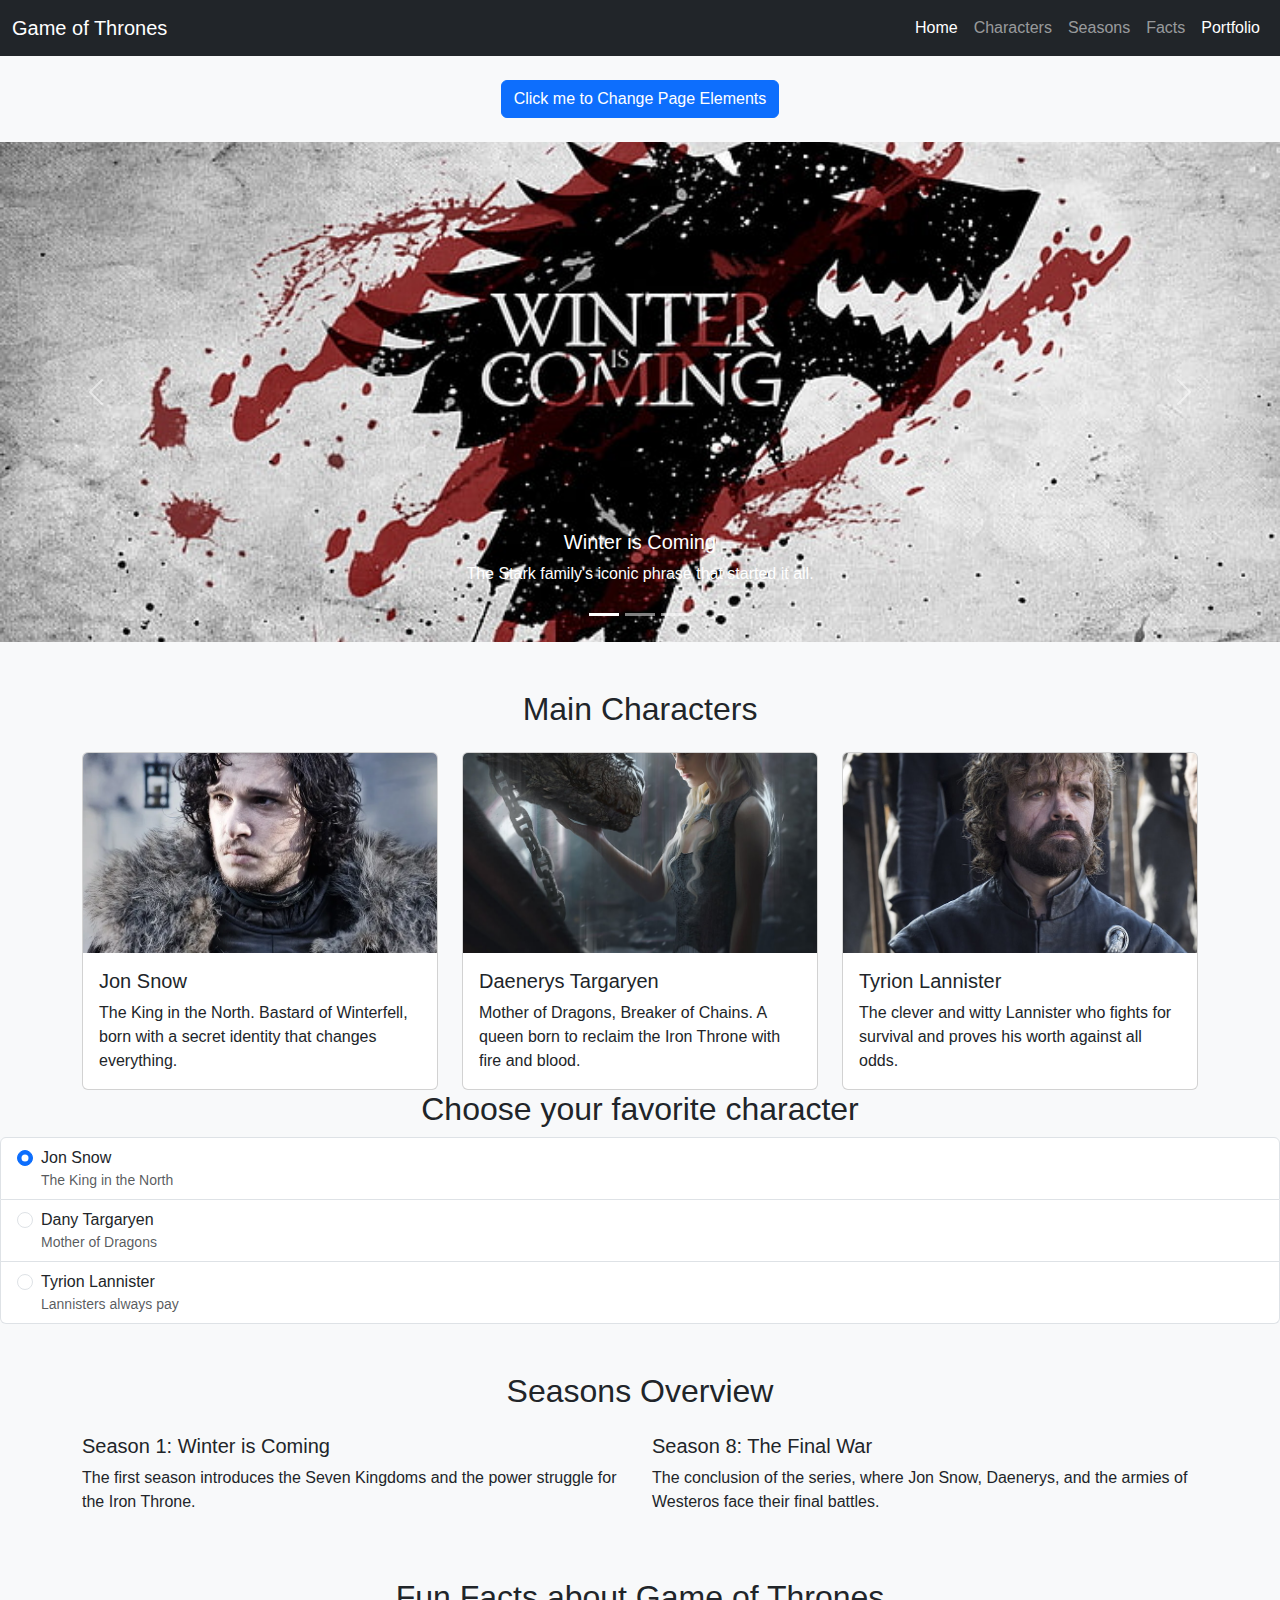
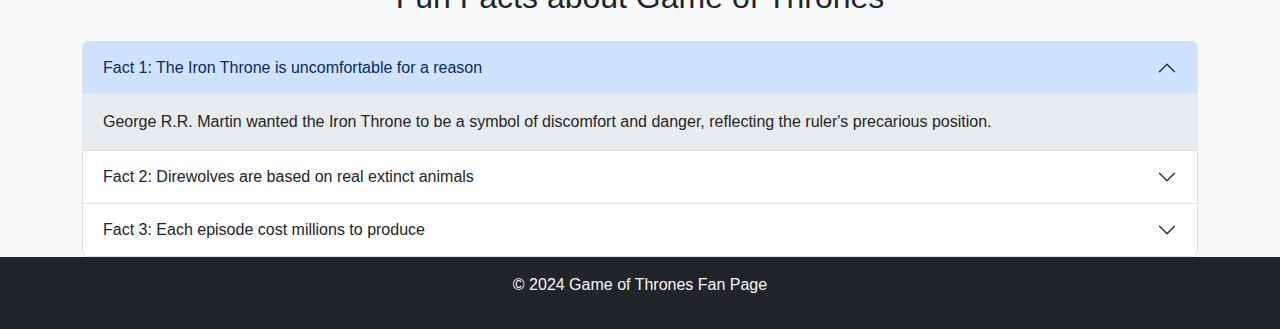
<file: index.html>
<!DOCTYPE html>
<html lang="en">

<head>
  <meta charset="UTF-8">
  <meta name="viewport" content="width=device-width, initial-scale=1.0">
  <title>Game of Thrones</title>
  <!-- Bootstrap CSS -->
  <link href="https://cdn.jsdelivr.net/npm/bootstrap@5.3.0/dist/css/bootstrap.min.css" rel="stylesheet">
  <style>
    body {
      font-family: 'Arial', sans-serif;
      background-color: #f8f9fa;
    }

    .carousel img {
      max-height: 500px;
      object-fit: cover;
    }

    .card-img-top {
      height: 200px;
      object-fit: cover;
    }

    .accordion-body {
      background-color: #e9ecef;
    }

    footer {
      background-color: #343a40;
      padding: 20px;
      color: #ffffff;
      text-align: center;
    }
  </style>
</head>

<body>
  <!-- Navbar -->
  <nav class="navbar navbar-expand-lg navbar-dark bg-dark">
    <div class="container-fluid">
      <a class="navbar-brand" href="#">Game of Thrones</a>
      <button class="navbar-toggler" type="button" data-bs-toggle="collapse" data-bs-target="#navbarNav" aria-controls="navbarNav" aria-expanded="false" aria-label="Toggle navigation">
        <span class="navbar-toggler-icon"></span>
      </button>
      <div class="collapse navbar-collapse" id="navbarNav">
        <ul class="navbar-nav ms-auto">
          <li class="nav-item">
            <a class="nav-link active" aria-current="page" href="#">Home</a>
          </li>
          <li class="nav-item">
            <a class="nav-link" href="#characters">Characters</a>
          </li>
          <li class="nav-item">
            <a class="nav-link" href="#seasons">Seasons</a>
          </li>
          <li class="nav-item">
            <a class="nav-link" href="#facts">Facts</a>
          </li>
          <li class="nav-item"></li>
            <a class="nav-link active" target="_blank" aria-current="page" href="portfolio.html">Portfolio</a>
          </li>
        </ul>
      </div>
    </div>
  </nav>

  <!-- Button for JavaScript Functions -->
  <div class="container mt-4 text-center">
    <button id="changeBtn" class="btn btn-primary" onclick="changePage()">Click me to Change Page Elements</button>
  </div>

  <!-- Carousel -->
  <div id="gotCarousel" class="carousel slide mt-4" data-bs-ride="carousel">
    <div class="carousel-indicators">
      <button type="button" data-bs-target="#gotCarousel" data-bs-slide-to="0" class="active" aria-current="true" aria-label="Slide 1"></button>
      <button type="button" data-bs-target="#gotCarousel" data-bs-slide-to="1" aria-label="Slide 2"></button>
      <button type="button" data-bs-target="#gotCarousel" data-bs-slide-to="2" aria-label="Slide 3"></button>
    </div>
    <div class="carousel-inner">
      <div class="carousel-item active">
        <img id="carouselImage1" src="Media/ice-and-fire-winter-is-coming.jpg" class="d-block w-100" alt="Winter is Coming">
        <div class="carousel-caption d-none d-md-block">
          <h5>Winter is Coming</h5>
          <p>The Stark family's iconic phrase that started it all.</p>
        </div>
      </div>
      <div class="carousel-item">
        <img id="carouselImage2" src="Media/thrones-iron.jpg" class="d-block w-100" alt="Iron Throne">
        <div class="carousel-caption d-none d-md-block">
          <h5>The Iron Throne</h5>
          <p>The seat of ultimate power in Westeros.</p>
        </div>
      </div>
      <div class="carousel-item">
        <img id="carouselImage3" src="Media/targaryen-dragon.jpg" class="d-block w-100" alt="Dragons">
        <div class="carousel-caption d-none d-md-block">
          <h5>Fire and Blood</h5>
          <p>Daenerys Targaryen, Mother of Dragons, on her quest for the throne.</p>
        </div>
      </div>
    </div>
    <button class="carousel-control-prev" type="button" data-bs-target="#gotCarousel" data-bs-slide="prev">
      <span class="carousel-control-prev-icon" aria-hidden="true"></span>
      <span class="visually-hidden">Previous</span>
    </button>
    <button class="carousel-control-next" type="button" data-bs-target="#gotCarousel" data-bs-slide="next">
      <span class="carousel-control-next-icon" aria-hidden="true"></span>
      <span class="visually-hidden">Next</span>
    </button>
  </div>

  <!-- Character Section -->
  <section id="characters" class="container mt-5">
    <h2 class="text-center mb-4">Main Characters</h2>
    <div class="row">
      <div class="col-md-4">
        <div class="card">
          <img src="Media/Jon_snow.webp" class="card-img-top" alt="Jon Snow">
          <div class="card-body">
            <h5 class="card-title">Jon Snow</h5>
            <p class="card-text">The King in the North. Bastard of Winterfell, born with a secret identity that changes everything.</p>
          </div>
        </div>
      </div>
      <div class="col-md-4">
        <div class="card">
          <img src="Media/game-of-thrones-daenerys-targaryen-wallpaper-preview.jpg" class="card-img-top" alt="Daenerys Targaryen">
          <div class="card-body">
            <h5 class="card-title">Daenerys Targaryen</h5>
            <p class="card-text">Mother of Dragons, Breaker of Chains. A queen born to reclaim the Iron Throne with fire and blood.</p>
          </div>
        </div>
      </div>
      <div class="col-md-4">
        <div class="card">
          <img src="Media/tyrion-lannister.jpg" class="card-img-top" alt="Tyrion Lannister">
          <div class="card-body">
            <h5 class="card-title">Tyrion Lannister</h5>
            <p class="card-text">The clever and witty Lannister who fights for survival and proves his worth against all odds.</p>
          </div>
        </div>
      </div>
    </div>
  </section>



   <!-- favorite character -->
   <h2 class="text-center">Choose your favorite character</h2>
   <div class="list-group">
      <label class="list-group-item d-flex gap-2">
        <input class="form-check-input flex-shrink-0" type="radio" name="listGroupRadios" id="listGroupRadios1" value="" checked="">
        <span>
          Jon Snow
          <small class="d-block text-body-secondary">The King in the North</small>
        </span>
      </label>
      <label class="list-group-item d-flex gap-2">
        <input class="form-check-input flex-shrink-0" type="radio" name="listGroupRadios" id="listGroupRadios2" value="">
        <span>
          Dany Targaryen
          <small class="d-block text-body-secondary">Mother of Dragons</small>
        </span>
      </label>
      <label class="list-group-item d-flex gap-2">
        <input class="form-check-input flex-shrink-0" type="radio" name="listGroupRadios" id="listGroupRadios3" value="">
        <span>
          Tyrion Lannister
          <small class="d-block text-body-secondary">Lannisters always pay</small>
        </span>
      </label>
    </div>
  </div>



  <!-- Seasons Section -->
  <section id="seasons" class="container mt-5">
    <h2 class="text-center mb-4">Seasons Overview</h2>
    <div class="row">
      <div class="col-md-6">
        <h5>Season 1: Winter is Coming</h5>
        <p>The first season introduces the Seven Kingdoms and the power struggle for the Iron Throne.</p>
      </div>
      <div class="col-md-6">
        <h5 id="season8">Season 8: The Final War</h5>
        <p>The conclusion of the series, where Jon Snow, Daenerys, and the armies of Westeros face their final battles.</p>
      </div>
    </div>
  </section>





  <!-- Fun Facts Accordion -->
  <section id="facts" class="container mt-5">
    <h2 class="text-center mb-4">Fun Facts about Game of Thrones</h2>
    <div class="accordion" id="accordionFacts">
      <div class="accordion-item">
        <h2 class="accordion-header" id="headingOne">
          <button class="accordion-button" type="button" data-bs-toggle="collapse" data-bs-target="#collapseOne" aria-expanded="true" aria-controls="collapseOne">
            Fact 1: The Iron Throne is uncomfortable for a reason
          </button>
        </h2>
        <div id="collapseOne" class="accordion-collapse collapse show" aria-labelledby="headingOne" data-bs-parent="#accordionFacts">
          <div class="accordion-body">
            George R.R. Martin wanted the Iron Throne to be a symbol of discomfort and danger, reflecting the ruler's precarious position.
          </div>
        </div>
      </div>
      <div class="accordion-item">
        <h2 class="accordion-header" id="headingTwo">
          <button class="accordion-button collapsed" type="button" data-bs-toggle="collapse" data-bs-target="#collapseTwo" aria-expanded="false" aria-controls="collapseTwo">
            Fact 2: Direwolves are based on real extinct animals
          </button>
        </h2>
        <div id="collapseTwo" class="accordion-collapse collapse" aria-labelledby="headingTwo" data-bs-parent="#accordionFacts">
          <div class="accordion-body">
            The direwolves in the series are based on a real species of large wolf that lived during the Ice Age.
          </div>
        </div>
      </div>
      <div class="accordion-item">
        <h2 class="accordion-header" id="headingThree">
          <button class="accordion-button collapsed" type="button" data-bs-toggle="collapse" data-bs-target="#collapseThree" aria-expanded="false" aria-controls="collapseThree">
            Fact 3: Each episode cost millions to produce
          </button>
        </h2>
        <div id="collapseThree" class="accordion-collapse collapse" aria-labelledby="headingThree" data-bs-parent="#accordionFacts">
          <div class="accordion-body">
            Game of Thrones became one of the most expensive shows ever made, with the final season costing around $15 million per episode.
          </div>
        </div>
      </div>
    </div>
  </section>






  <!-- Footer -->
  <footer class="container-fluid bg-dark text-light py-3">
    <p>&copy; 2024 Game of Thrones Fan Page </p>
  </footer>

  <!-- Bootstrap JS -->
  <script src="https://cdn.jsdelivr.net/npm/bootstrap@5.3.0/dist/js/bootstrap.bundle.min.js"></script>

  
  <!-- JavaScript for Interactive Functions -->
  <script>
    function changePage() {
      // 1. Change background color
      document.body.style.backgroundColor = "#343a40";
      document.body.style.color = "#ffffff";

      // 2. Change carousel images
      document.getElementById('carouselImage1').src = "Media/photo_2024-09-12_02-51-51.jpg";
      document.getElementById('carouselImage2').src = "Media/tyrion-lannister.jpg";
      document.getElementById('carouselImage3').src = "Media/game-of-thrones-1-1920x1080.webp";

      // 3. Change season 8 heading
      document.getElementById('season8').textContent = "Season 8: The Long Night";
    }
  </script>
  
</body>

</html>
</file>
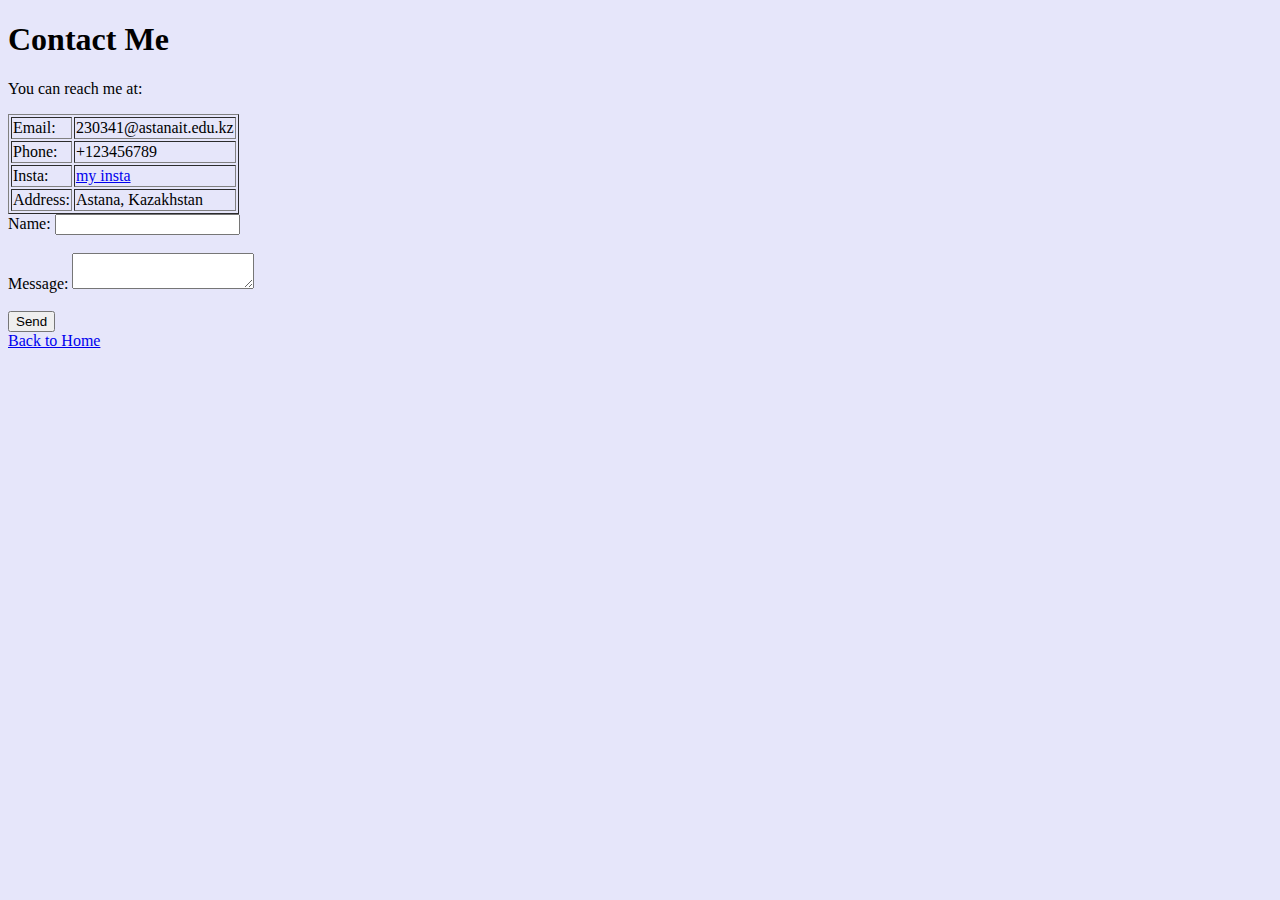
<file: contactme.html>
<!DOCTYPE html>
<html lang="en">
<head>
    <meta charset="UTF-8">
    <meta name="viewport" content="width=device-width, initial-scale=1.0">
    <title>Contact Me</title>
</head>
<body style="background-color: lavender;"> <!-- Inline CSS -->
    <h1>Contact Me</h1>
    <p>You can reach me at:</p>
    <table border="1">
        <tr>
            <td>Email:</td>
            <td>230341@astanait.edu.kz</td>
        </tr>
        <tr>
            <td>Phone:</td>
            <td>+123456789</td>
        </tr>
        <tr>
            <td>Insta:</td>
            <td><a href="https://www.instagram.com/bakssbanny_/" target="_blank"> my insta </a> </td>
        </tr>
        <tr>
            <td>Address:</td>
            <td>Astana, Kazakhstan</td>
        </tr>
    </table>

    <form action="#" method="post">
        <label for="name">Name:</label>
        <input type="text" id="name" name="name"><br><br>
        <label for="message">Message:</label>
        <textarea id="message" name="message"></textarea><br><br>
        <button type="submit">Send</button>
    </form>

    <footer>
        <a href="home.html">Back to Home</a>
    </footer>
</body>
</html>
</file>
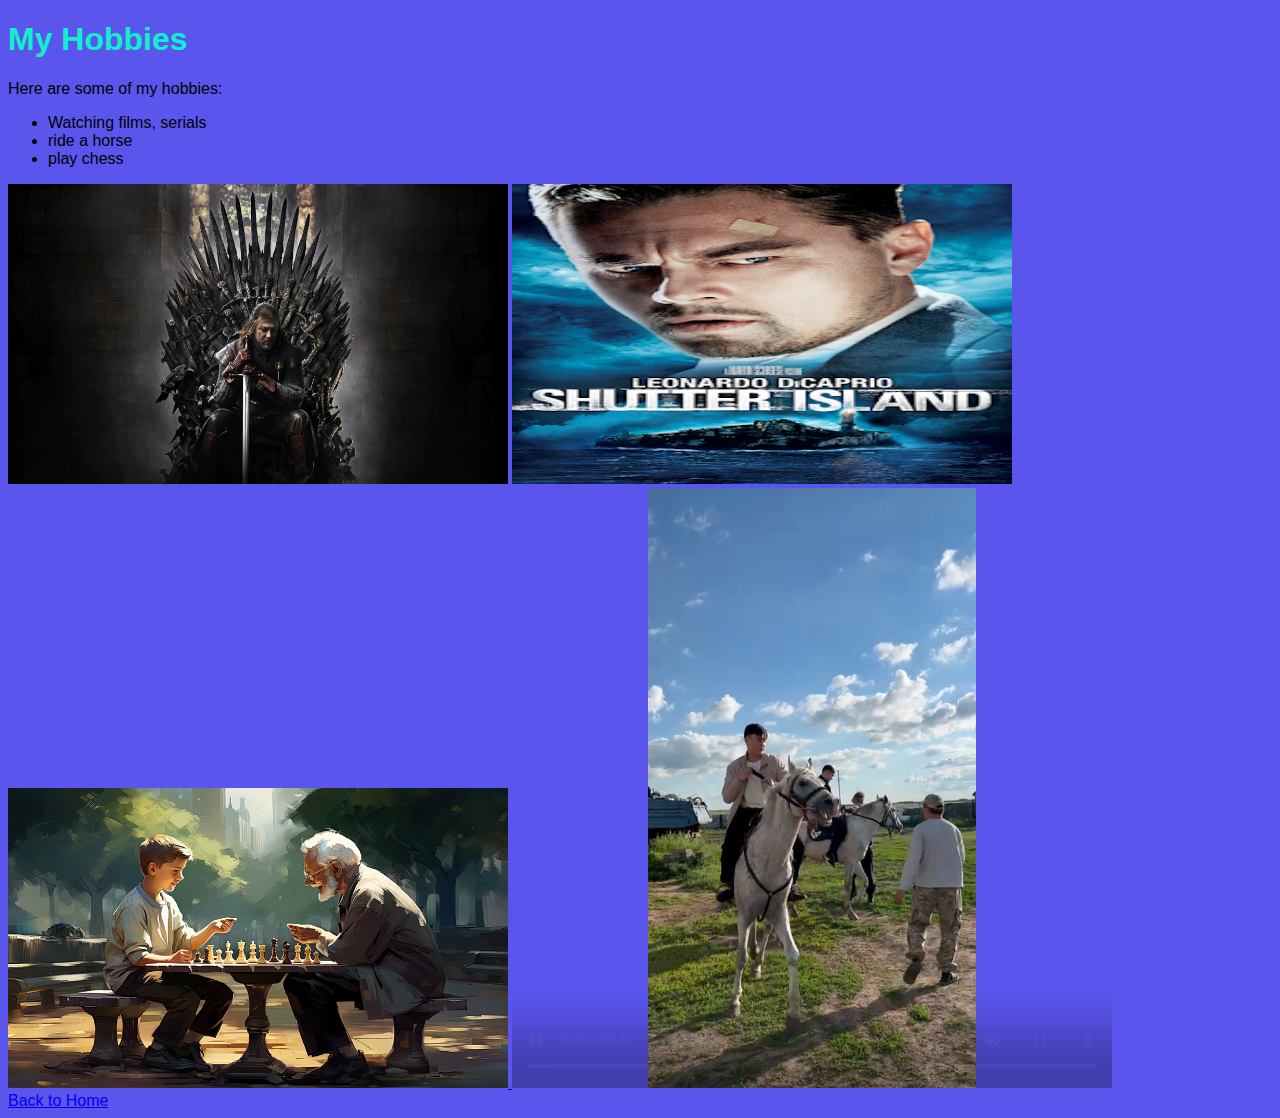
<file: hobbies.html>
<!DOCTYPE html>
<html lang="en">
<head>
    <meta charset="UTF-8">
    <meta name="viewport" content="width=device-width, initial-scale=1.0">
    <title>My Hobbies</title>
    <style>
        body {
            background-color: #5A55ED;
            font-family: Arial, sans-serif;
        }
        h1 {
            color:#0FF1CE;
        }
    </style> <!-- Internal CSS -->
</head>
<body>
    <h1>My Hobbies</h1>
    <p>Here are some of my hobbies:</p>
    <ul>
        <li>Watching films, serials</li>
        <li>ride a horse</li>
        <li> play chess </li>
    </ul>

    <img src="game-of-thrones-1-1920x1080.webp" alt="Hobbies" style="width:500px;height:300px;">

    <img src="shutter island.webp" alt="Hobbies" style="width:500px;height:300px;">

    <a href="https://www.chess.com/ru" target="_blank" title="lets play chess">
    <img src="chess.png" alt="Hobbies" style="width:500px;height:300px;">
    </a>

    <video height="600px" width="600px" controls autoplay muted loop>
        <source src="IMG_0312.mp4">
    </video>

    <footer>
        <a href="home.html">Back to Home</a>
    </footer>
</body>
</html>
</file>
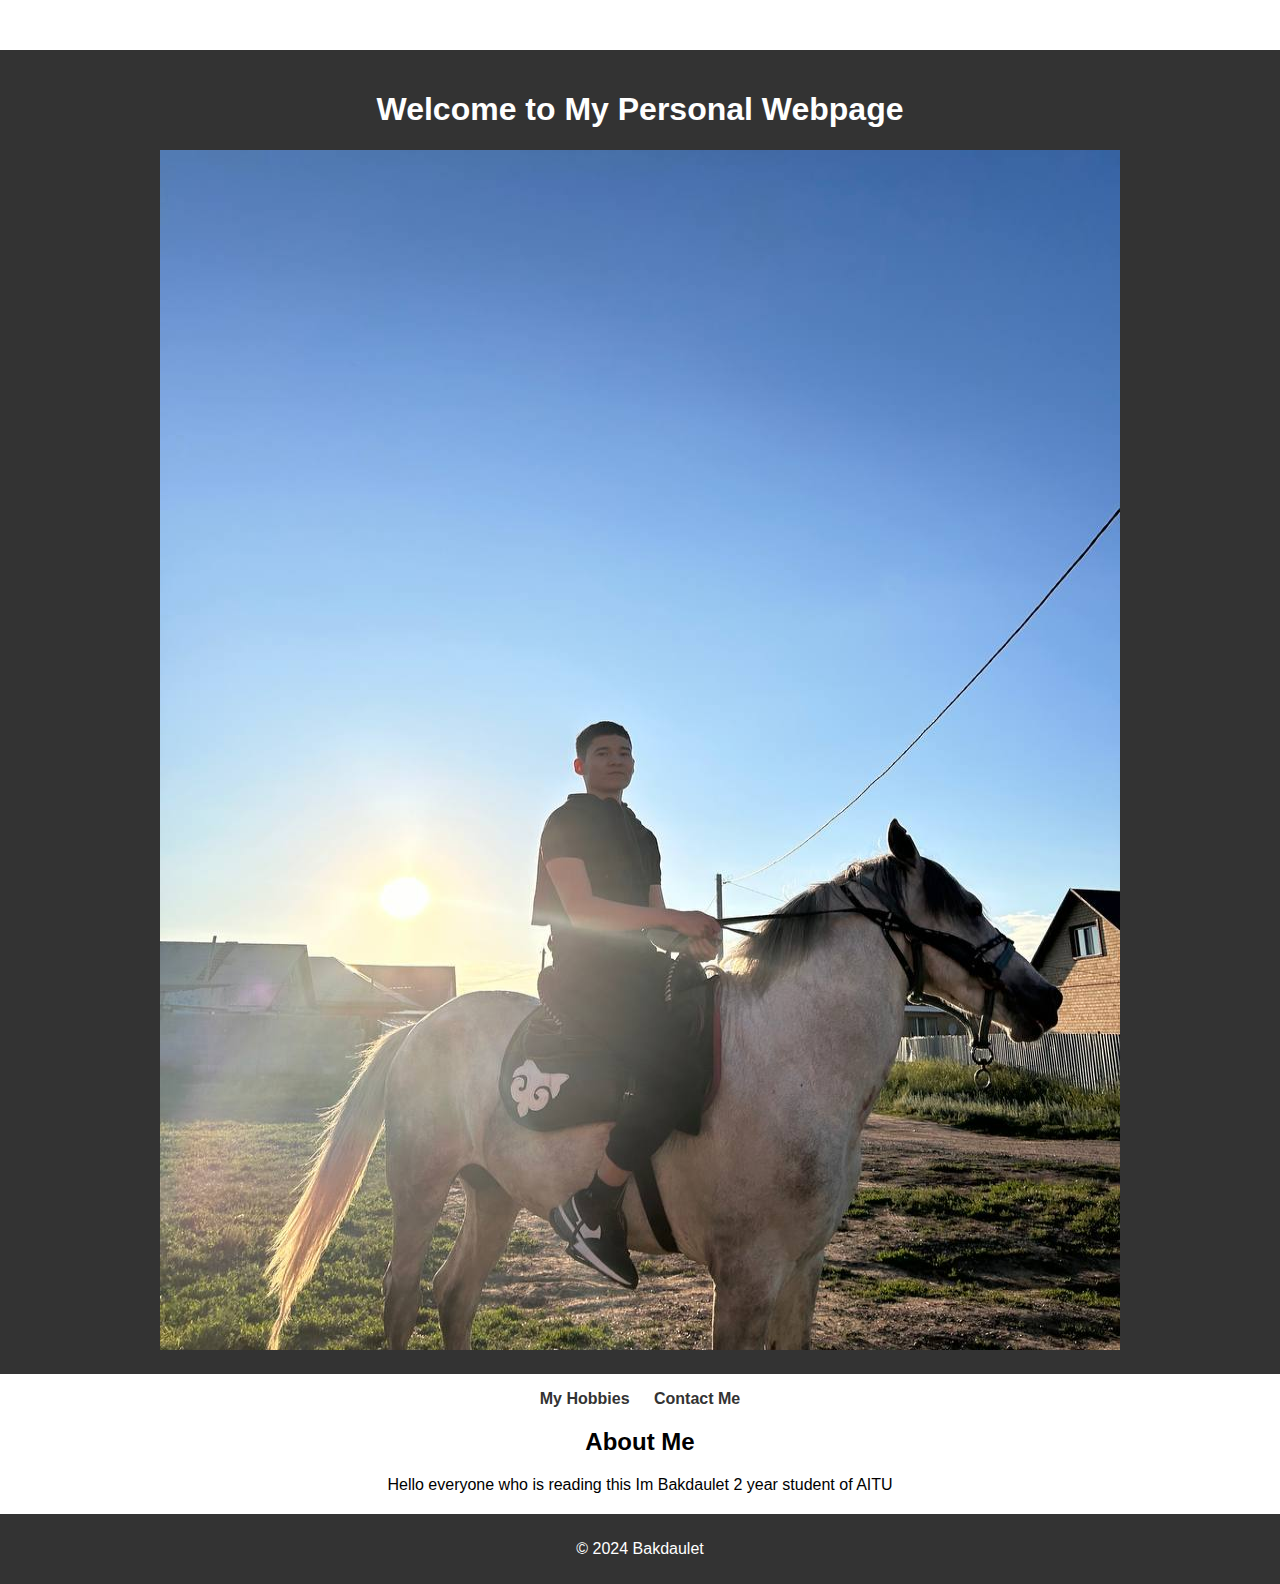
<file: home.html>
<!DOCTYPE html>
<html lang="en">
<head>
    <meta charset="UTF-8">
    <meta name="viewport" content="width=device-width, initial-scale=1.0">
    <title>My Personal Webpage</title>
    <link rel="stylesheet" href="styles.css"> <!-- External CSS Link -->
</head>
<body>
    <header>
        <h1>Welcome to My Personal Webpage</h1>
        <img src="photo_2024-09-12_02-51-51.jpg" target="_blank" title="Prince on white horse" alt="goat" style="width:960px;height:1200px;"> 
    </header>

    <nav>
        <ul>
            <li><a href="hobbies.html" target="_blank" >My Hobbies</a></li>
            <li><a href="contactme.html" target="_blank" >Contact Me</a></li>
        </ul>
    </nav>

    <section>
        <h2 style=text-align:center;>About Me</h2>
        <p style="text-align: center;">Hello everyone who is reading this Im Bakdaulet 2 year student of AITU</p>
    </section>

    <footer>
        <p>© 2024 Bakdaulet</p>
    </footer>
</body>
</html>
</file>
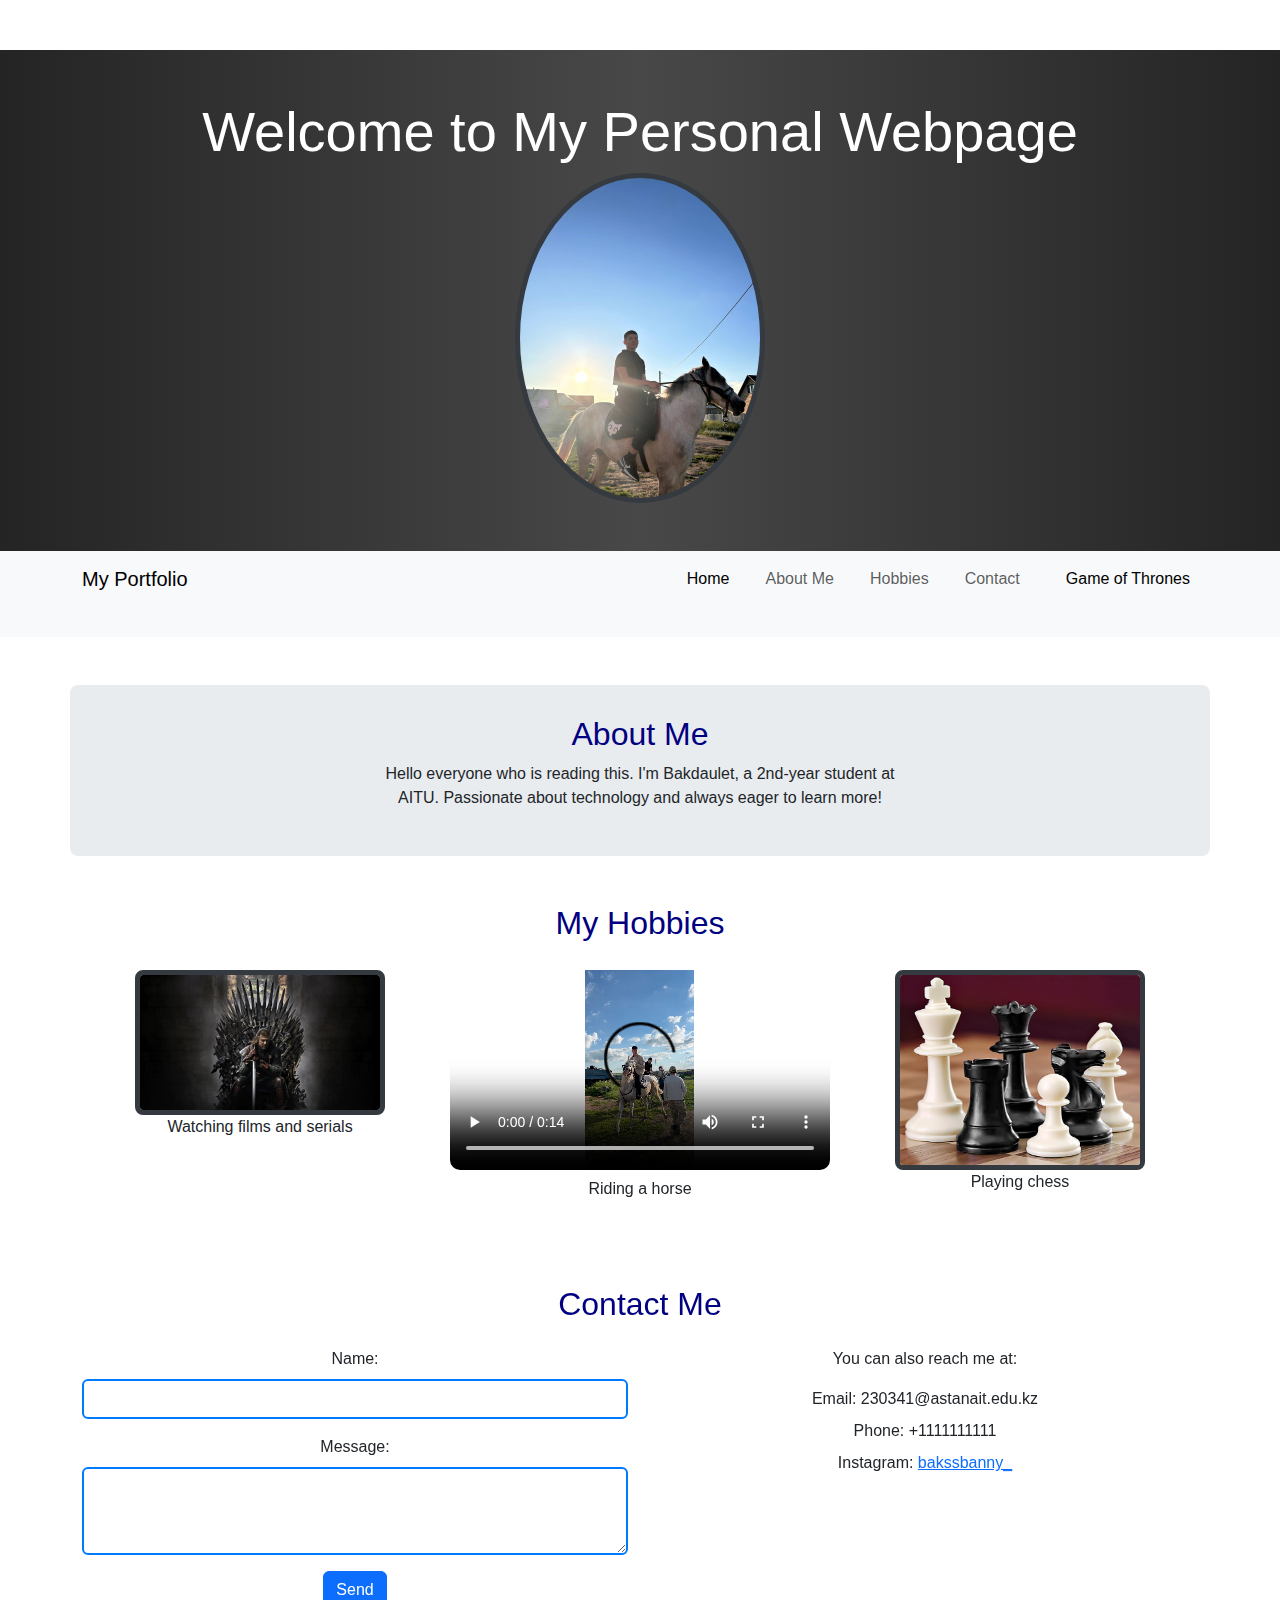
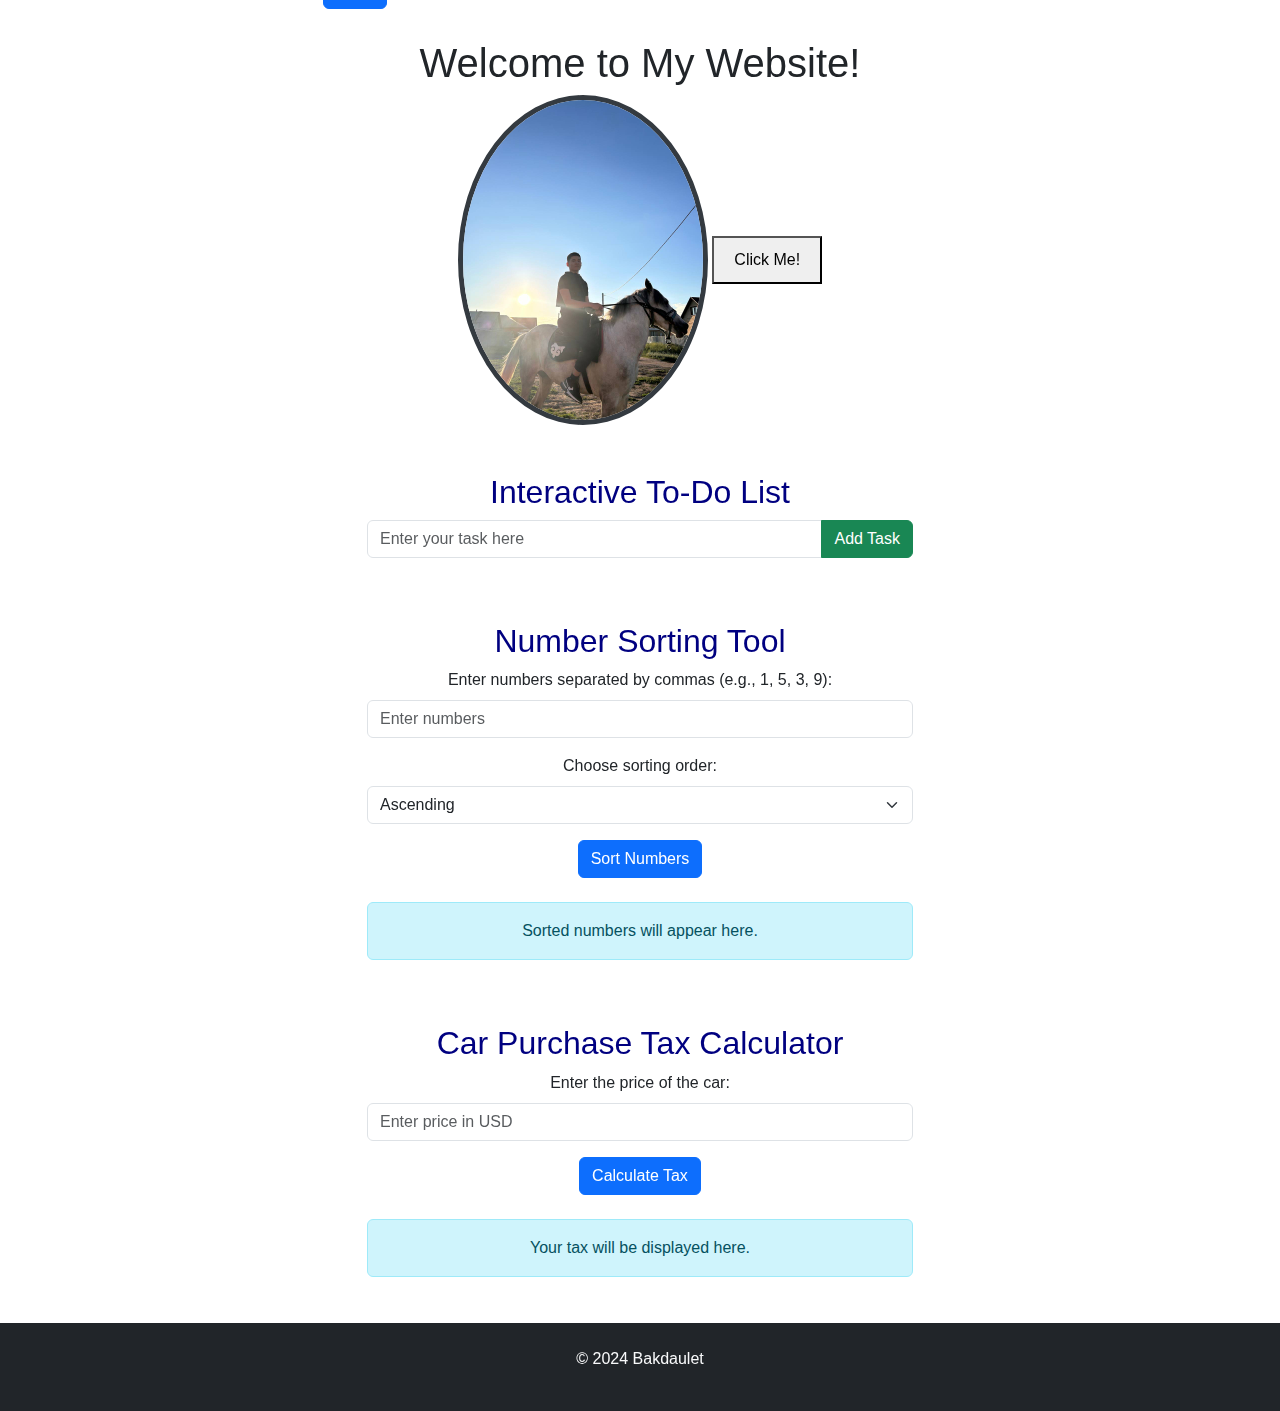
<file: portfolio.html>
<!DOCTYPE html>
<html lang="en">

<head>
  <meta charset="UTF-8">
  <meta name="viewport" content="width=device-width, initial-scale=1.0">
  <title>My Personal Webpage</title>
  <link rel="stylesheet" href="https://cdn.jsdelivr.net/npm/bootstrap@5.3.0/dist/css/bootstrap.min.css">
  <link rel="stylesheet" href="styles.css">
  <style>
    body {
      font-family: 'Arial', sans-serif;
    }

    header {
      background: linear-gradient(90deg, rgba(36, 36, 36, 1) 0%, rgba(72, 72, 72, 1) 50%, rgba(36, 36, 36, 1) 100%);
    }

     h2 {
      color: navy;
    }

    img {
      border: 5px solid #343a40;
      border-radius: 50%;
      max-width: 250px;
      height: auto;
    }

    .navbar {
      margin-bottom: 30px;
      background-color: #f8f9fa;
    }

    #about {
      background-color: #e9ecef;
      padding: 30px;
      border-radius: 8px;
    }

    #hobbies img, #hobbies video {
      max-height: 200px;
      width: 100%;
      border-radius: 8px;
    }

    #hobbies .col-md-4 {
      text-align: center;
      padding: 20px 0;
    }

    #hobbies h2 {
      text-align: center;
    }

    #contact .form-control {
      border: 2px solid #007bff;
    }

    .container {
      margin-bottom: 30px;
    }

    footer {
      background-color: #212529;
      padding: 20px;
      color: #fff;
    }

    @media (min-width: 768px) {
      .navbar-nav {
        justify-content: flex-end;
      }
    }

    .contact-details ul {
      list-style-type: none;
      padding: 0;
    }

    .contact-details ul li {
      margin-bottom: 8px;
    }
  </style>
</head>

<body>


  <script src="index.js"></script>



  <!-- Header -->
  <header class="container-fluid p-5 text-center">
    <h1 class="display-4 color:#f8f9fa">Welcome to My Personal Webpage</h1>
    <img src="Media/photo_2024-09-12_02-51-51.jpg" alt="Prince on white horse">
  </header>

  <!-- Navbar -->
  <nav class="navbar navbar-expand-lg navbar-light bg-light">
    <div class="container">
      <a class="navbar-brand" href="#">My Portfolio</a>
      <button class="navbar-toggler" type="button" data-bs-toggle="collapse" data-bs-target="#navbarNav" aria-controls="navbarNav" aria-expanded="false" aria-label="Toggle navigation">
        <span class="navbar-toggler-icon"></span>
      </button>
      <div class="collapse navbar-collapse" id="navbarNav">
        <ul class="navbar-nav ms-auto">
          <li class="nav-item">
            <a class="nav-link active" href="#home">Home</a>
          </li>
          <li class="nav-item">
            <a class="nav-link" href="#about">About Me</a>
          </li>
          <li class="nav-item">
            <a class="nav-link" href="#hobbies">Hobbies</a>
          </li>
          <li class="nav-item">
            <a class="nav-link" href="#contact">Contact</a>
          </li>
          <li class="nav-item"></li>
            <a class="nav-link active" target="_blank" href="index.html">Game of Thrones</a>
          </li>
        </ul>
      </div>
    </div>
  </nav>

  <!-- About Me Section -->
  <section id="about" class="container mt-5">
    <div class="row">
      <div class="col-md-6 mx-auto text-center">
        <h2>About Me</h2>
        <p>Hello everyone who is reading this. I'm Bakdaulet, a 2nd-year student at AITU. Passionate about technology and always eager to learn more!</p>
      </div>
    </div>
  </section>

  <!-- Hobbies Section -->
  <section id="hobbies" class="container mt-5">
    <h2>My Hobbies</h2>
    <div class="row text-center d-flex justify-content-center">
      <div class="col-md-4">
        <img src="Media/game-of-thrones-1-1920x1080.webp" alt="Watching Films">
        <p>Watching films and serials</p>
      </div>
      <div class="col-md-4">
        <video controls class="img-fluid" style="border-radius: 10px;">
          <source src="Media/IMG_0312.mp4" type="video/mp4">
        </video>
        <p>Riding a horse</p>
      </div>
      <div class="col-md-4">
        <img src="Media/ChessSet.jpg" alt="Playing Chess">
        <p>Playing chess</p>
      </div>
    </div>
  </section>

  <!-- Contact Section -->
  <section id="contact" class="container mt-5">
    <h2 class="text-center">Contact Me</h2>
    <div class="row mt-4">
      <div class="col-md-6">
        <form action="#" method="post">
          <div class="mb-3">
            <label for="name" class="form-label">Name:</label>
            <input type="text" class="form-control" id="name" name="name" required>
          </div>
          <div class="mb-3">
            <label for="message" class="form-label">Message:</label>
            <textarea class="form-control" id="message" name="message" rows="3" required></textarea>
          </div>
          <button type="submit" class="btn btn-primary">Send</button>
        </form>
      </div>
      <div class="col-md-6 contact-details">
        <p>You can also reach me at:</p>
        <ul>
          <li>Email: 230341@astanait.edu.kz</li>
          <li>Phone: +1111111111</li>
          <li>Instagram: <a href="https://www.instagram.com/bakssbanny_/" target="_blank">bakssbanny_</a></li>
        </ul>
      </div>
    </div>
  </section>







  <div id="content1">
    <h1 id="heading1">Welcome to My Website!</h1>
    <img id="image1" src="Media/photo_2024-09-12_02-51-51.jpg" alt="Image" width="300">
    <button id="actionBtn1">Click Me!</button>
</div>


<!-- To-Do List Section -->
<section id="todo" class="container mt-5">
  <h2 class="text-center">Interactive To-Do List</h2>

  <!-- To-Do List Input -->
  <div class="row justify-content-center">
    <div class="col-md-6">
      <div class="input-group mb-3">
        <input type="text" id="taskInput" class="form-control" placeholder="Enter your task here">
        <button class="btn btn-success" type="button" onclick="addTask()">Add Task</button>
      </div>
    </div>
  </div>

  <!-- To-Do List Display -->
  <ul id="taskList" class="list-group"></ul>
</section>

<!-- JavaScript for To-Do List Functionality -->
<script>
  // Add a new task to the list
  function addTask() {
    const taskInput = document.getElementById('taskInput');
    const taskText = taskInput.value.trim();

    if (taskText === "") {
      alert("You must type something!");  // Input validation for empty task
      return;
    }

    // Create a new list item for the task
    const taskItem = document.createElement('li');
    taskItem.className = 'list-group-item d-flex justify-content-between align-items-center';

    // Create the task text node
    const taskContent = document.createElement('span');
    taskContent.textContent = taskText;
    
    // Create a "Complete" button to mark tasks as done
    const completeBtn = document.createElement('button');
    completeBtn.textContent = 'Complete';
    completeBtn.className = 'btn btn-outline-primary btn-sm mx-2';
    completeBtn.onclick = function() {
      taskContent.style.textDecoration = 'line-through';
    };

    // Create a "Delete" button to remove the task
    const deleteBtn = document.createElement('button');
    deleteBtn.textContent = 'Delete';
    deleteBtn.className = 'btn btn-outline-danger btn-sm';
    deleteBtn.onclick = function() {
      taskItem.remove();
    };

    // Append task content and buttons to the list item
    taskItem.appendChild(taskContent);
    taskItem.appendChild(completeBtn);
    taskItem.appendChild(deleteBtn);

    // Append the new task to the task list
    document.getElementById('taskList').appendChild(taskItem);

    // Clear the input field after adding the task
    taskInput.value = "";
  }
</script>








<!-- Number Sorting Tool Section -->
<section id="sortingTool" class="container mt-5">
  <h2 class="text-center">Number Sorting Tool</h2>
  
  <!-- Sorting Form -->
  <div class="row justify-content-center">
    <div class="col-md-6">
      <form>
        <div class="mb-3">
          <label for="numberInput" class="form-label">Enter numbers separated by commas (e.g., 1, 5, 3, 9):</label>
          <input type="text" id="numberInput" class="form-control" placeholder="Enter numbers">
        </div>
        <div class="mb-3">
          <label for="sortOrder" class="form-label">Choose sorting order:</label>
          <select id="sortOrder" class="form-select">
            <option value="asc">Ascending</option>
            <option value="desc">Descending</option>
          </select>
        </div>
        <button type="button" class="btn btn-primary" onclick="sortNumbers()">Sort Numbers</button>
      </form>
    </div>
  </div>

  <!-- Display Sorted Result -->
  <div class="row justify-content-center mt-4">
    <div class="col-md-6">
      <div id="result" class="alert alert-info" role="alert">
        Sorted numbers will appear here.
      </div>
    </div>
  </div>
</section>

<!-- JavaScript for Sorting Tool -->
<script>
  function sortNumbers() {
    // Get user input
    const numberInput = document.getElementById('numberInput').value;
    const sortOrder = document.getElementById('sortOrder').value;

    // Validate input: check if the input is not empty
    if (numberInput.trim() === "") {
      alert("Please enter some numbers.");
      return;
    }

    // Split the input into an array and validate numbers
    let numbersArray = numberInput.split(',').map(num => num.trim());
    if (numbersArray.some(isNaN)) {
      alert("Please make sure to enter only numbers separated by commas.");
      return;
    }

    // Convert the strings to numbers
    numbersArray = numbersArray.map(Number);

    // Sort the array based on user selection (ascending or descending)
    if (sortOrder === "asc") {
      numbersArray.sort((a, b) => a - b);
    } else {
      numbersArray.sort((a, b) => b - a);
    }

    // Display the sorted result
    document.getElementById('result').textContent = "Sorted Numbers: " + numbersArray.join(', ');
  }
</script>







<!-- Tax Calculator Section -->
<section id="taxCalculator" class="container mt-5">
  <h2 class="text-center">Car Purchase Tax Calculator</h2>

  <!-- Tax Calculator Form -->
  <div class="row justify-content-center">
    <div class="col-md-6">
      <form>
        <div class="mb-3">
          <label for="carPrice" class="form-label">Enter the price of the car:</label>
          <input type="number" id="carPrice" class="form-control" placeholder="Enter price in USD">
        </div>
        <button type="button" class="btn btn-primary" onclick="calculateTax()">Calculate Tax</button>
      </form>
    </div>
  </div>

  <!-- Display Tax Result -->
  <div class="row justify-content-center mt-4">
    <div class="col-md-6">
      <div id="taxResult" class="alert alert-info" role="alert">
        Your tax will be displayed here.
      </div>
    </div>
  </div>
</section>

<!-- JavaScript for Tax Calculator -->
<script>
  function calculateTax() {
    // Get the car price from the input field
    const carPrice = parseFloat(document.getElementById('carPrice').value);

    // Validate the input: check if the input is not empty and a valid number
    if (isNaN(carPrice) || carPrice <= 0) {
      alert("Please enter a valid price for the car.");
      return;
    }

    let taxRate = 0;

    // Determine the tax rate based on the car price
    if (carPrice > 10000) {
      taxRate = 0.25; // 25% tax
    } else if (carPrice >= 5000 && carPrice <= 10000) {
      taxRate = 0.20; // 20% tax
    } else {
      taxRate = 0.15; // 15% tax
    }

    // Calculate the tax
    const taxAmount = carPrice * taxRate;

    // Display the tax result
    document.getElementById('taxResult').textContent = "Tax Amount: $" + taxAmount.toFixed(2);
  }
</script>








  <!-- Footer -->
  <footer class="container-fluid p-4 bg-dark text-light text-center">
    <p>&copy; 2024 Bakdaulet</p>
  </footer>

  <!-- Bootstrap JS -->
  <script src="https://cdn.jsdelivr.net/npm/bootstrap@5.3.0/dist/js/bootstrap.bundle.min.js"></script>
</body>

</html>
</file>
<file: styles.css>
body {
    background-color: #f0f0f0;
    font-family: Arial, sans-serif;
    margin: 0;
    padding: 0;
}

header {
    background-color: #333;
    color: white;
    text-align: center;
    padding: 20px 0;
}

nav ul {
    list-style-type: none;
    padding: 0;
    text-align: center;
}

nav ul li {
    display: inline;
    margin: 0 10px;
}

nav ul li a {
    text-decoration: none;
    color: #333;
    font-weight: bold;
}

footer {
    text-align: center;
    margin-top: 20px;
    padding: 10px;
    background-color: #333;
    color: white;
}

body {
    font-family: Arial, sans-serif;
    background-color: white;
    text-align: center;
    margin-top: 50px;
}

#content {
    max-width: 600px;
    margin: 0 auto;
}

#heading {
    font-size: 2em;
    color: black;
}

button {
    padding: 10px 20px;
    font-size: 16px;
    cursor: pointer;
}

button:hover {
    background-color: lightgray;
}
</file>
